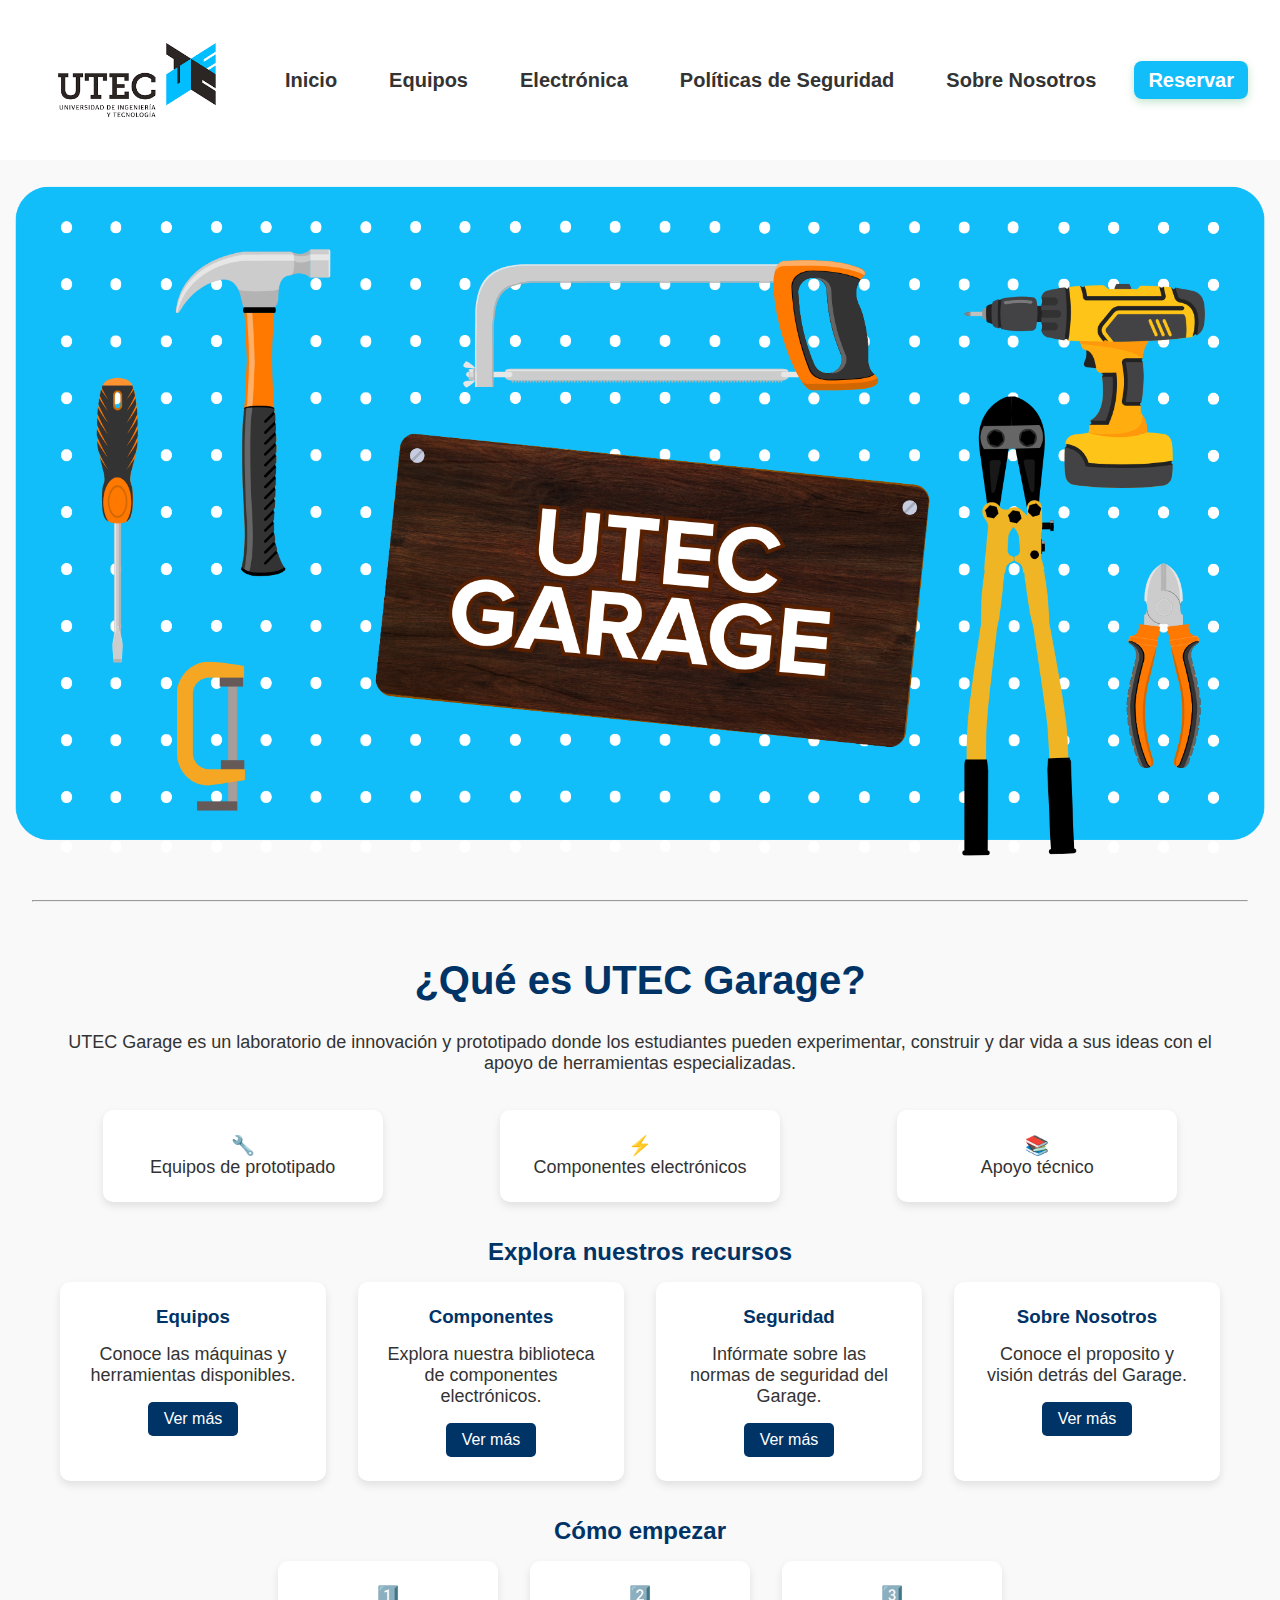
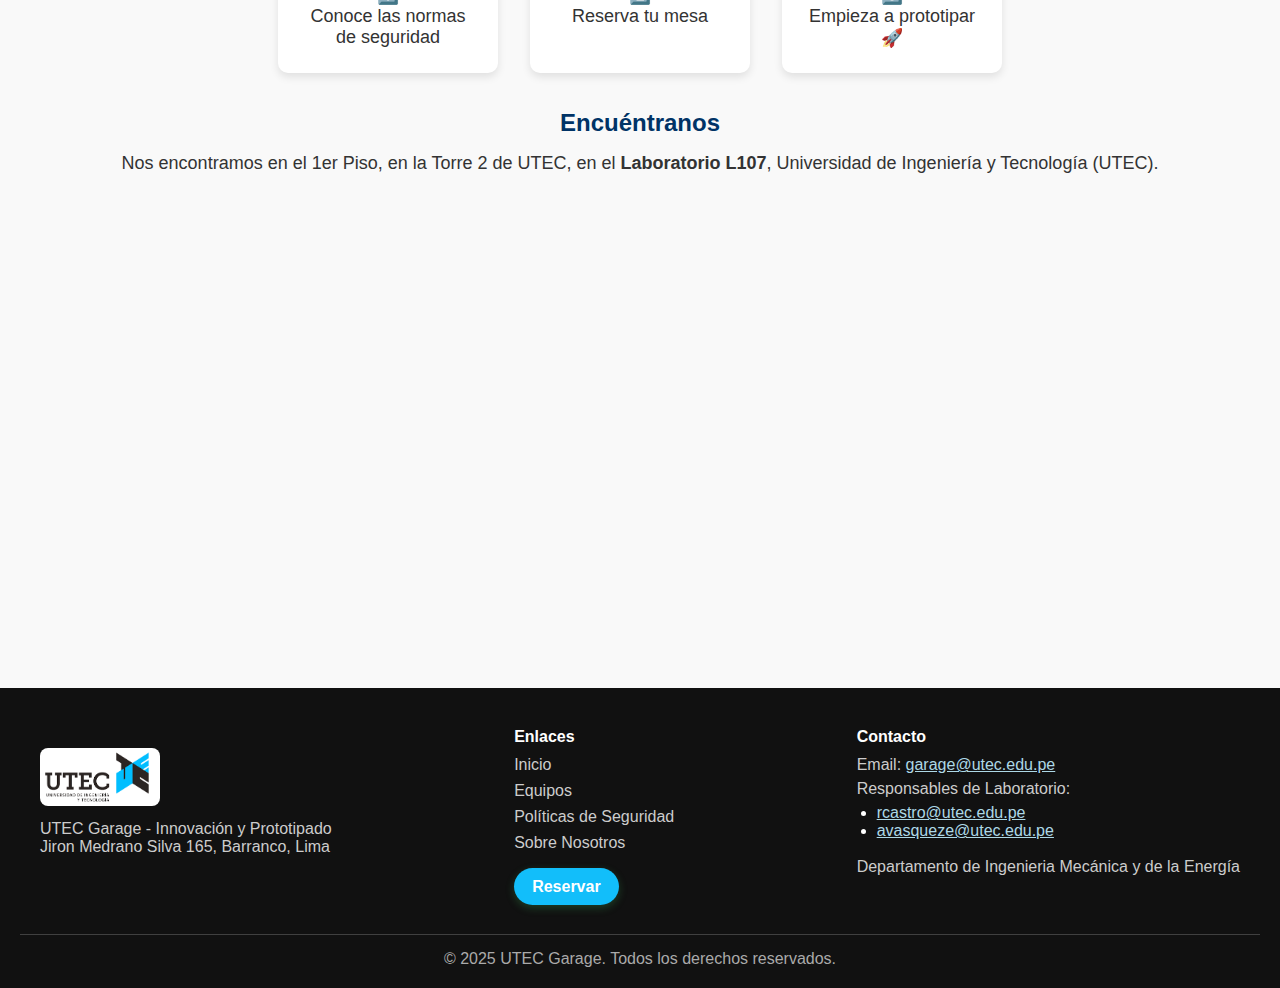
<file: index.html>
<!DOCTYPE html>
<html lang="es">

<head>
    <meta charset="UTF-8">
    <meta name="viewport" content="width=device-width, initial-scale=1.0">
    <title>UTEC Garage</title>
    <link rel="stylesheet" href="styles.css">
</head>

<body>
    <header>
        <nav class="navbar">
            <img src="images/logoUTEC.png" alt="Logo UTEC" class="logo">

            <button class="menu-toggle" aria-label="Abrir menú">☰</button>

            <ul class="nav-links">
                <li><a href="index.html">Inicio</a></li>
                <li><a href="equipos.html">Equipos</a></li>
                <li><a href="electronica.html">Electrónica</a></li>
                <li><a href="seguridad.html">Políticas de Seguridad</a></li>
                <li><a href="nosotros.html">Sobre Nosotros</a></li>
                <li><a href="https://affluences.com/en/sites/makerspaces-utec" class="btn-reservar">Reservar</a></li>
            </ul>
        </nav>

    </header>

    <!-- Aquí empieza el contenido principal -->
    <img src="images/Main Garage.png" alt="Garage principal" class="main-img">
    <!--<p style="font-size: 28px; text-align: center;"><i>El espacio para crear, prototipar y transformar tus ideas en proyectos reales.</i></p>
    <br><br>-->
    <hr style="width: 95%; margin: auto;">
    <br><br>

    <main class="index-container">
        <!-- ¿Qué es UTEC Garage? -->

        <h1>¿Qué es UTEC Garage?</h1><br>
        <p>
            UTEC Garage es un laboratorio de innovación y prototipado donde los estudiantes pueden
            experimentar, construir y dar vida a sus ideas con el apoyo de herramientas especializadas.
        </p><br><br>
        <div class="icon-cards">
            <div class="icon-card">
                🔧 <p>Equipos de prototipado</p>
            </div>
            <div class="icon-card">⚡ <p>Componentes electrónicos</p>
            </div>
            <div class="icon-card">📚 <p>Apoyo técnico</p>
            </div>
        </div>

        <!-- Explora nuestros recursos -->
        <br><br>
        <h2>Explora nuestros recursos</h2>
        <div class="resource-cards">
            <div class="resource-card">
                <h3>Equipos</h3>
                <p>Conoce las máquinas y herramientas disponibles.</p>
                <a href="equipos.html" class="btn-secondary">Ver más</a>
            </div>
            <div class="resource-card">
                <h3>Componentes</h3>
                <p>Explora nuestra biblioteca de componentes electrónicos.</p>
                <a href="electronica.html" class="btn-secondary">Ver más</a>
            </div>
            <div class="resource-card">
                <h3>Seguridad</h3>
                <p>Infórmate sobre las normas de seguridad del Garage.</p>
                <a href="seguridad.html" class="btn-secondary">Ver más</a>
            </div>
            <div class="resource-card">
                <h3>Sobre Nosotros</h3>
                <p>Conoce el proposito y visión detrás del Garage.</p>
                <a href="nosotros.html" class="btn-secondary">Ver más</a>
            </div>
        </div>

        <br><br>
        <h2>Cómo empezar</h2>
        <div class="steps-container">
            <div class="step">1️⃣ <p>Conoce las normas de seguridad</p>
            </div>
            <div class="step">2️⃣ <p>Reserva tu mesa</p>
            </div>
            <div class="step">3️⃣ <p>Empieza a prototipar 🚀</p>
            </div>
        </div>
        </section>

        <!-- Encuéntranos -->
        <br><br>
        <h2>Encuéntranos</h2>
        <p>Nos encontramos en el 1er Piso, en la Torre 2 de UTEC, en el <strong>Laboratorio L107</strong>,
            Universidad de Ingeniería y Tecnología (UTEC).</p>
        <div class="index-container">
            <!-- Google Maps Embed -->
            <iframe
                src="https://www.google.com/maps/embed?pb=!1m14!1m12!1m3!1d487.5839293712685!2d-77.0210461951799!3d-12.134618636674974!2m3!1f0!2f0!3f0!3m2!1i1024!2i768!4f13.1!5e0!3m2!1ses-419!2spe!4v1757613501765!5m2!1ses-419!2spe"
                width="100%" height="400" style="border:0;" allowfullscreen="" loading="lazy">
            </iframe>
        </div>

    </main>

    <!-- Footer -->
    <footer class="footer">
        <div class="footer-container">
            <div class="footer-logo">
                <img src="images/logoUTEC.png" alt="Logo UTEC">
                <p>UTEC Garage - Innovación y Prototipado</p>
                <p>Jiron Medrano Silva 165, Barranco, Lima</p>
            </div>

            <div class="footer-links">
                <h4>Enlaces</h4>
                <ul>
                    <li><a href="index.html">Inicio</a></li>
                    <li><a href="equipos.html">Equipos</a></li>
                    <li><a href="seguridad.html">Políticas de Seguridad</a></li>
                    <li><a href="nosotros.html">Sobre Nosotros</a></li><br>
                    <li><a href="https://affluences.com/en/sites/makerspaces-utec" class="btn-reservar">Reservar</a>
                    </li>
                </ul>
            </div>

            <div class="footer-contact">
                <h4>Contacto</h4>
                <p>Email: <a href="mailto:utecgarage@utec.edu.pe" style="color: lightblue;">garage@utec.edu.pe</a>
                </p>
                <p>Responsables de Laboratorio: </p>
                <ul style="padding-left: 20px;">
                    <li><a href="mailto:rcastro@utec.edu.pe" style="color: lightblue;">rcastro@utec.edu.pe</a></li>
                    <li><a href="mailto:avasqueze@utec.edu.pe" style="color: lightblue;">avasqueze@utec.edu.pe</a>
                    </li>
                </ul><br>
                <p> Departamento de Ingenieria Mecánica y de la Energía </p>

            </div>
        </div>

        <div class="footer-bottom">
            <p>© 2025 UTEC Garage. Todos los derechos reservados.</p>
        </div>
    </footer>
    <script src="script.js"></script>
</body>

</html>
</file>
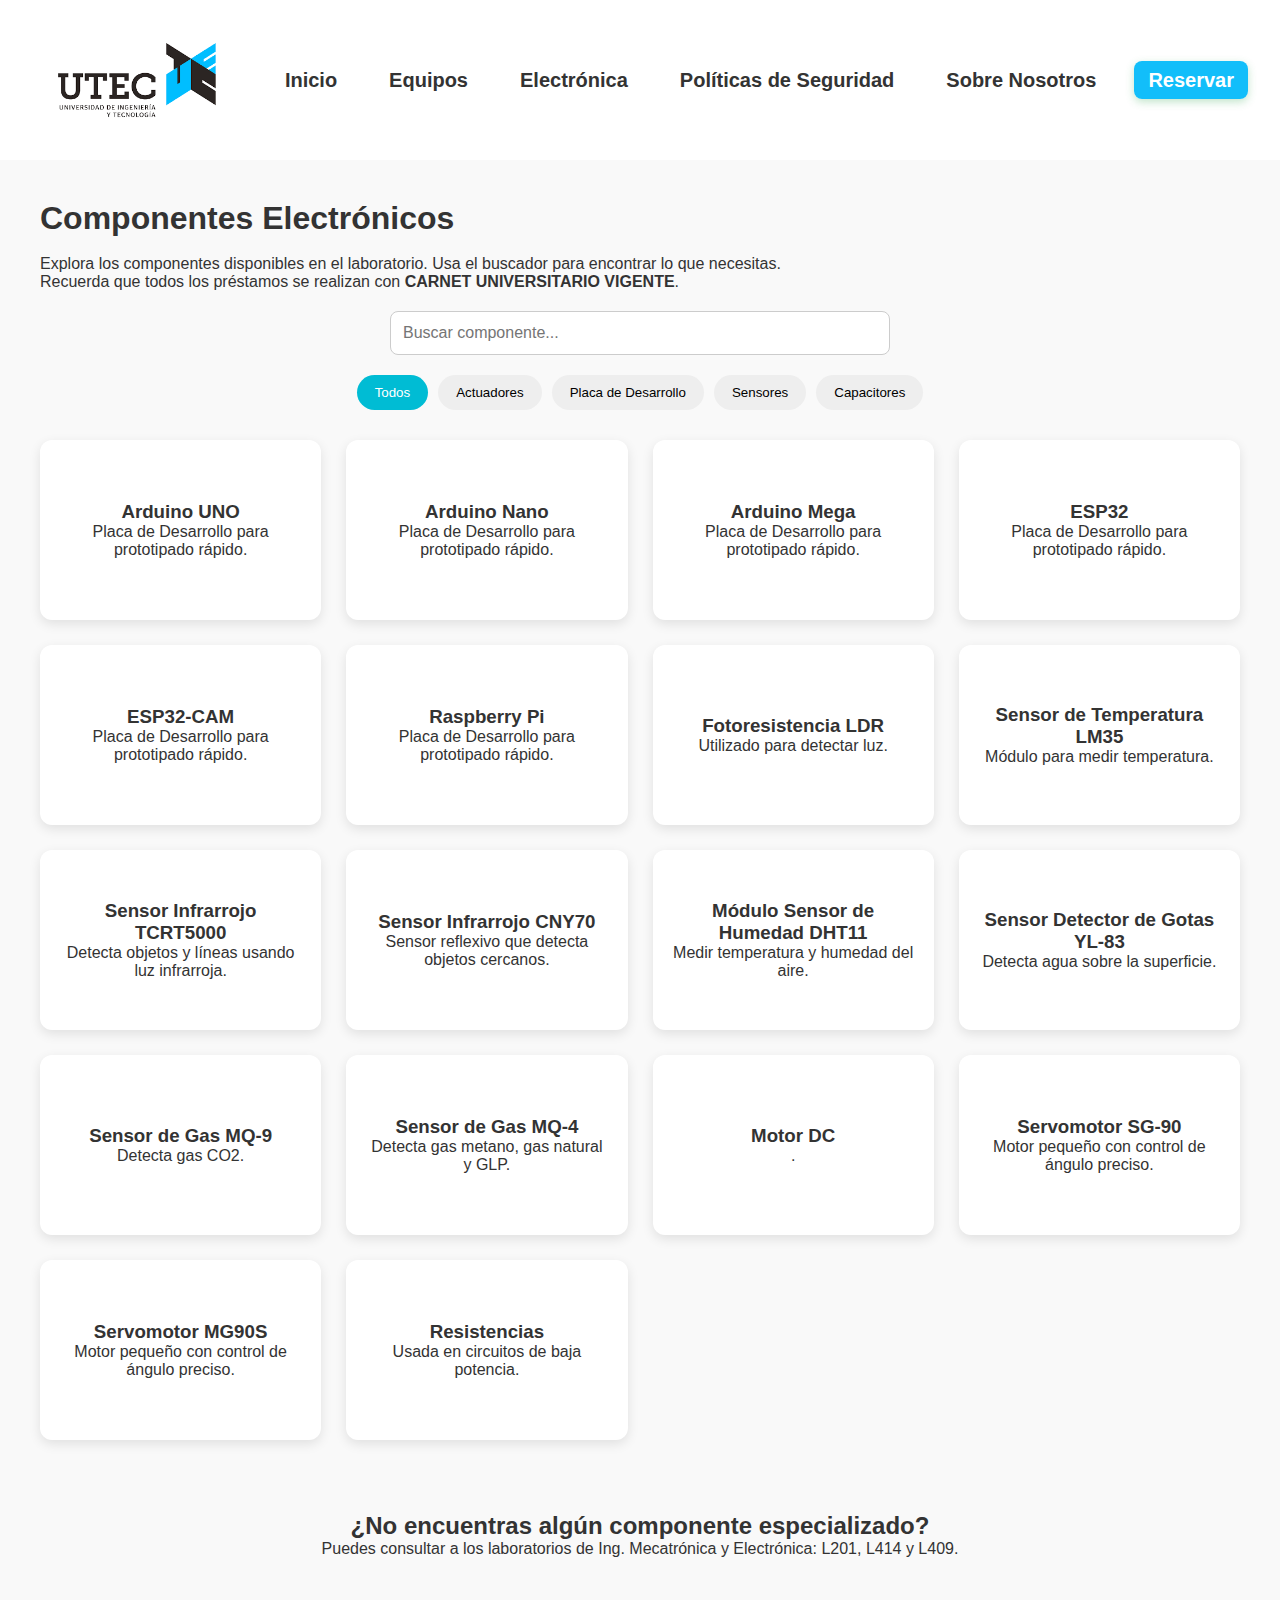
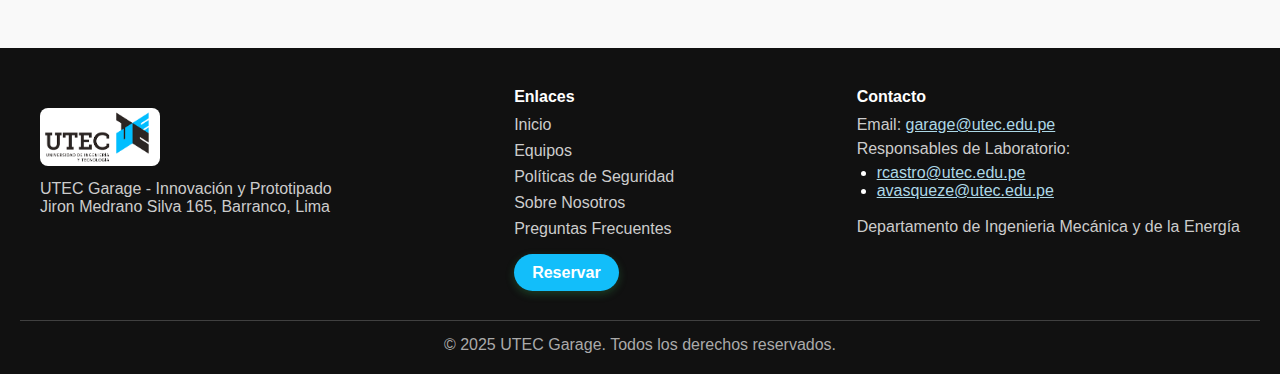
<file: electronica.html>
<!DOCTYPE html>
<html lang="es">

<head>
    <meta charset="UTF-8">
    <meta name="viewport" content="width=device-width, initial-scale=1.0">
    <title>UTEC Garage</title>
    <link rel="stylesheet" href="styles.css">
</head>

<body>
    <header>
        <nav class="navbar">
            <img src="images/logoUTEC.png" alt="Logo UTEC" class="logo">

            <button class="menu-toggle" aria-label="Abrir menú">☰</button>

            <ul class="nav-links">
                <li><a href="index.html">Inicio</a></li>
                <li><a href="equipos.html">Equipos</a></li>
                <li><a href="electronica.html">Electrónica</a></li>
                <li><a href="seguridad.html">Políticas de Seguridad</a></li>
                <li><a href="nosotros.html">Sobre Nosotros</a></li>
                <li><a href="https://affluences.com/en/sites/makerspaces-utec" class="btn-reservar">Reservar</a></li>
            </ul>
        </nav>

    </header>

    <main class="content">
        <h1>Componentes Electrónicos</h1><br>
        <p>Explora los componentes disponibles en el laboratorio. Usa el buscador para encontrar lo que necesitas.</p>
        <p>Recuerda que todos los préstamos se realizan con <strong>CARNET UNIVERSITARIO VIGENTE</strong>. </p>

        <!-- Buscador -->
        <div class="search-bar">
            <input id="searchInput" type="text" placeholder="Buscar componente...">
        </div>
        <!-- Categorías -->
        <div class="categorias">
            <button data-category="all" class="categoria-btn active">Todos</button>
            <button data-category="actuadores" class="categoria-btn">Actuadores</button>
            <button data-category="Placa de Desarrollo" class="categoria-btn">Placa de Desarrollo</button>
            <button data-category="sensores" class="categoria-btn">Sensores</button>
            <button data-category="capacitores" class="categoria-btn">Capacitores</button>

        </div>

        <!-- Grid de Componentes -->
        <section class="componentes-grid">
            <div class="componente-card" data-category="Placa de Desarrollo">
                <h3>Arduino UNO</h3>
                <p>Placa de Desarrollo para prototipado rápido.</p>
            </div>

            <div class="componente-card" data-category="Placa de Desarrollo">
                <h3>Arduino Nano</h3>
                <p>Placa de Desarrollo para prototipado rápido.</p>
            </div>
            <div class="componente-card" data-category="Placa de Desarrollo">
                <h3>Arduino Mega</h3>
                <p>Placa de Desarrollo para prototipado rápido.</p>
            </div>
            <div class="componente-card" data-category="Placa de Desarrollo">
                <h3>ESP32</h3>
                <p>Placa de Desarrollo para prototipado rápido.</p>
            </div>
            <div class="componente-card" data-category="Placa de Desarrollo">
                <h3>ESP32-CAM</h3>
                <p>Placa de Desarrollo para prototipado rápido.</p>
            </div>

            <div class="componente-card" data-category="Placa de Desarrollo">
                <h3>Raspberry Pi</h3>
                <p>Placa de Desarrollo para prototipado rápido.</p>
            </div>

            <!------ SENSORES ------ -->
            <div class="componente-card" data-category="Sensores">
                <h3>Fotoresistencia LDR</h3>
                <p>Utilizado para detectar luz.</p>
            </div>
            <div class="componente-card" data-category="Sensores">
                <h3>Sensor de Temperatura LM35</h3>
                <p>Módulo para medir temperatura.</p>
            </div>
            <div class="componente-card" data-category="Sensores">
                <h3>Sensor Infrarrojo TCRT5000</h3>
                <p>Detecta objetos y líneas usando luz infrarroja.</p>
            </div>
            <div class="componente-card" data-category="Sensores">
                <h3>Sensor Infrarrojo CNY70</h3>
                <p>Sensor reflexivo que detecta objetos cercanos.</p>
            </div>
            <div class="componente-card" data-category="Sensores">
                <h3>Módulo Sensor de Humedad DHT11</h3>
                <p>Medir temperatura y humedad del aire.</p>
            </div>
            <div class="componente-card" data-category="Sensores">
                <h3>Sensor Detector de Gotas YL-83</h3>
                <p>Detecta agua sobre la superficie.</p>
            </div>
            <div class="componente-card" data-category="Sensores">
                <h3>Sensor de Gas MQ-9</h3>
                <p>Detecta gas CO2.</p>
            </div>
            <div class="componente-card" data-category="Sensores">
                <h3>Sensor de Gas MQ-4</h3>
                <p>Detecta gas metano, gas natural y GLP.</p>
            </div>

            <!------ ACTUADORES  ------ -->
            <div class="componente-card" data-category="Actuadores">
                <h3>Motor DC</h3>
                <p>.</p>
            </div>
            <div class="componente-card" data-category="Actuadores">
                <h3>Servomotor SG-90</h3>
                <p>Motor pequeño con control de ángulo preciso.</p>
            </div>
            <div class="componente-card" data-category="Actuadores">
                <h3>Servomotor MG90S</h3>
                <p>Motor pequeño con control de ángulo preciso.</p>
            </div>

            <!------ RESISTENCIAS ------ -->
            <div class="componente-card" data-category="">
                <h3>Resistencias</h3>
                <p>Usada en circuitos de baja potencia.</p>
            </div>
        </section>

        <br><br><br><br>
        <h2 style="text-align: center;">¿No encuentras algún componente especializado?</h2>
        <p style="text-align: center;">Puedes consultar a los laboratorios de Ing. Mecatrónica y Electrónica:
            L201, L414 y L409.</p>
    </main>

    <!-- Footer -->
    <footer class="footer">
        <div class="footer-container">
            <div class="footer-logo">
                <img src="images/logoUTEC.png" alt="Logo UTEC">
                <p>UTEC Garage - Innovación y Prototipado</p>
                <p>Jiron Medrano Silva 165, Barranco, Lima</p>
            </div>

            <div class="footer-links">
                <h4>Enlaces</h4>
                <ul>
                    <li><a href="index.html">Inicio</a></li>
                    <li><a href="equipos.html">Equipos</a></li>
                    <li><a href="seguridad.html">Políticas de Seguridad</a></li>
                    <li><a href="nosotros.html">Sobre Nosotros</a></li>
                    <li><a href="preguntas.html">Preguntas Frecuentes</a></li><br></li>
                    <li><a href="https://affluences.com/en/sites/makerspaces-utec" class="btn-reservar">Reservar</a>
                    </li>
                </ul>
            </div>

            <div class="footer-contact">
                <h4>Contacto</h4>
                <p>Email: <a href="mailto:utecgarage@utec.edu.pe" style="color: lightblue;">garage@utec.edu.pe</a></p>
                <p>Responsables de Laboratorio: </p>
                <ul style="padding-left: 20px;">
                    <li><a href="mailto:rcastro@utec.edu.pe" style="color: lightblue;">rcastro@utec.edu.pe</a></li>
                    <li><a href="mailto:avasqueze@utec.edu.pe" style="color: lightblue;">avasqueze@utec.edu.pe</a></li>
                </ul><br>
                <p> Departamento de Ingenieria Mecánica y de la Energía </p>

            </div>
        </div>

        <div class="footer-bottom">
            <p>© 2025 UTEC Garage. Todos los derechos reservados.</p>
        </div>
    </footer>
    <script src="script.js"></script>
</body>

</html>
</file>
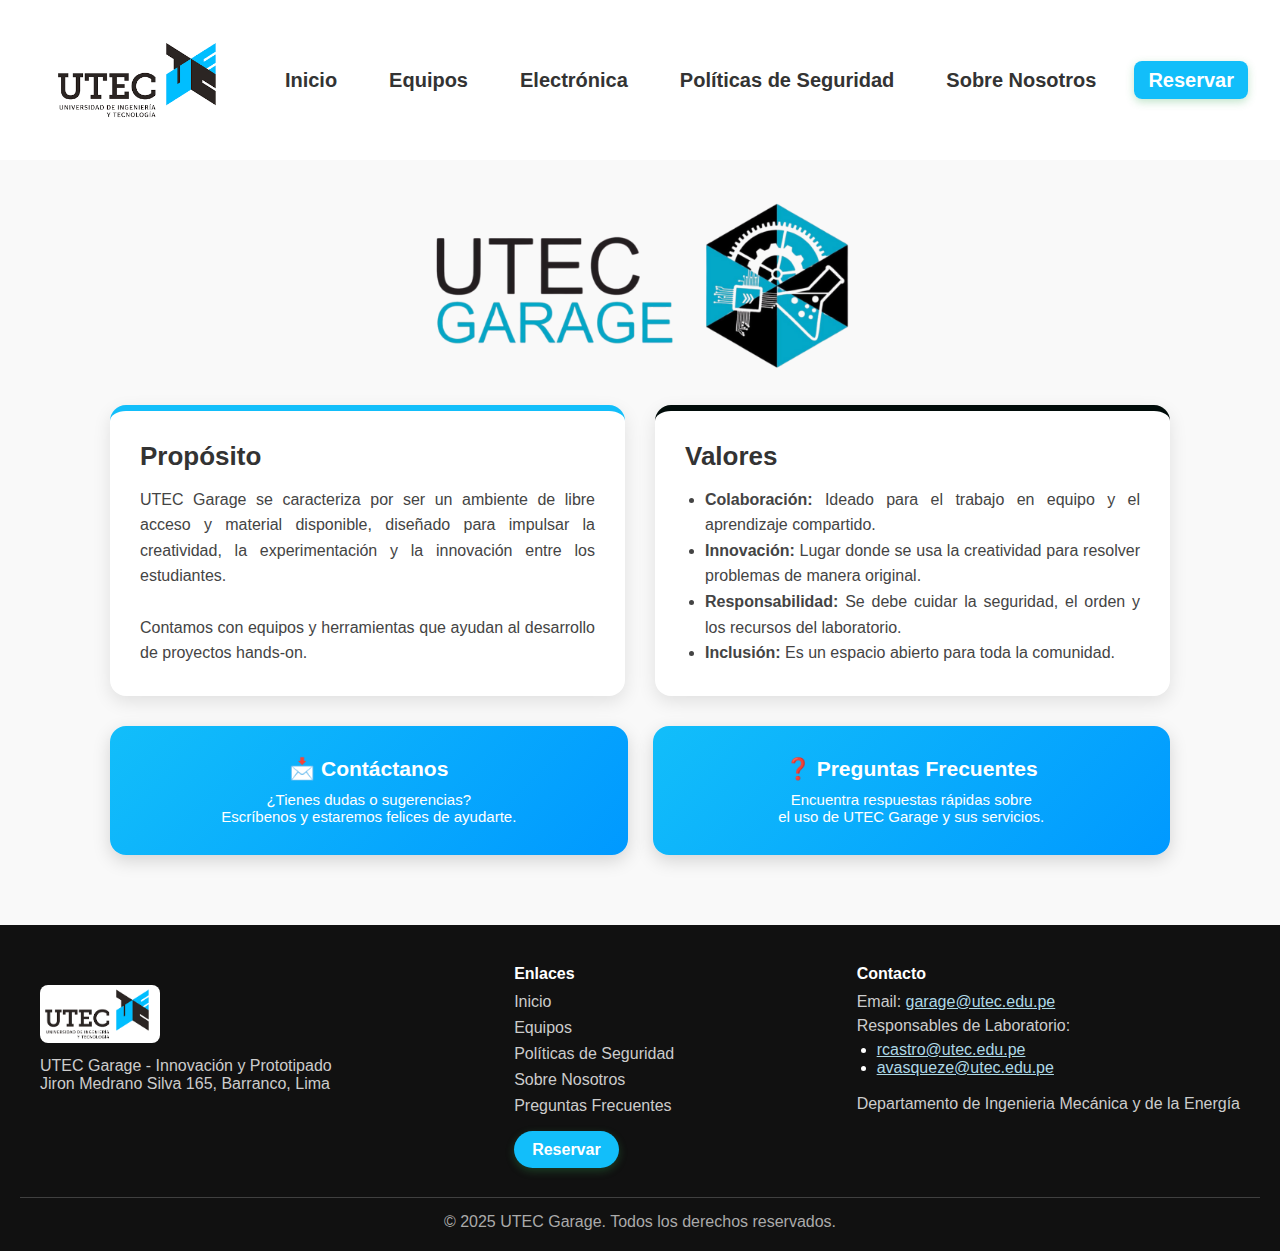
<file: nosotros.html>
<!DOCTYPE html>
<html lang="es">

<head>
    <meta charset="UTF-8">
    <meta name="viewport" content="width=device-width, initial-scale=1.0">
    <title>UTEC Garage</title>
    <link rel="stylesheet" href="styles.css">
</head>

<body>
    <header>
        <nav class="navbar">
            <img src="images/logoUTEC.png" alt="Logo UTEC" class="logo">

            <button class="menu-toggle" aria-label="Abrir menú">☰</button>

            <ul class="nav-links">
                <li><a href="index.html">Inicio</a></li>
                <li><a href="equipos.html">Equipos</a></li>
                <li><a href="electronica.html">Electrónica</a></li>
                <li><a href="seguridad.html">Políticas de Seguridad</a></li>
                <li><a href="nosotros.html">Sobre Nosotros</a></li>
                <li><a href="https://affluences.com/en/sites/makerspaces-utec" class="btn-reservar">Reservar</a></li>
            </ul>
        </nav>
    </header>

    <main class="about-container">
        <div style="display: flex; justify-content: center; padding-bottom: 15px;">
            <img src="images/logoGarageUTEC.png" alt="Logo Garage" class="logo-garage" style="width: 40%;"><br><br>
        </div>
        
        <!-- Sección en columnas -->
        <div class="about-columns">
          <section class="about-card proposito">
            <h2>Propósito</h2>
            <p style="text-align: justify;">UTEC Garage se caracteriza por ser un ambiente de libre acceso y material disponible, 
                diseñado para impulsar la creatividad, la experimentación y la innovación entre los estudiantes.
                 <br><br>
                 Contamos con equipos y herramientas que ayudan al desarrollo de proyectos hands-on.</p>
          </section>
    
          <section class="about-card valores">
            <h2>Valores</h2>
            <ul style="padding-left:20px;">
              <li><strong>Colaboración:</strong> Ideado para el trabajo en equipo y el aprendizaje compartido.</li>
              <li><strong>Innovación:</strong> Lugar donde se usa la creatividad para resolver problemas de manera original.</li>
              <li><strong>Responsabilidad:</strong> Se debe cuidar la seguridad, el orden y los recursos del laboratorio.</li>
              <li><strong>Inclusión:</strong> Es un espacio abierto para toda la comunidad.</li>
            </ul>
          </section>
        </div>
    
        <!-- Bloques finales -->
        <div class="about-actions">
            <a href="mailto:utecgarage@utec.edu.pe" class="action-card">
            <h3>📩 Contáctanos</h3>
            <p>¿Tienes dudas o sugerencias? <br>Escríbenos y estaremos felices de ayudarte.</p>
          </a>
    
          <a href="preguntas.html" class="action-card">
            <h3>❓ Preguntas Frecuentes</h3>
            <p>Encuentra respuestas rápidas sobre <br>el uso de UTEC Garage y sus servicios.</p>
          </a>
        </div>
      </main>

    <!-- Footer -->
    <footer class="footer">
        <div class="footer-container">
            <div class="footer-logo">
                <img src="images/logoUTEC.png" alt="Logo UTEC">
                <p>UTEC Garage - Innovación y Prototipado</p>
                <p>Jiron Medrano Silva 165, Barranco, Lima</p>
            </div>

            <div class="footer-links">
                <h4>Enlaces</h4>
                <ul>
                    <li><a href="index.html">Inicio</a></li>
                    <li><a href="equipos.html">Equipos</a></li>
                    <li><a href="seguridad.html">Políticas de Seguridad</a></li>
                    <li><a href="nosotros.html">Sobre Nosotros</a></li>
                    <li><a href="preguntas.html">Preguntas Frecuentes</a></li><br></li>
                    <li><a href="https://affluences.com/en/sites/makerspaces-utec" class="btn-reservar">Reservar</a>
                    </li>
                </ul>
            </div>

            <div class="footer-contact">
                <h4>Contacto</h4>
                <p>Email: <a href="mailto:utecgarage@utec.edu.pe" style="color: lightblue;">garage@utec.edu.pe</a></p>
                <p>Responsables de Laboratorio: </p>
                <ul style="padding-left: 20px;">
                    <li><a href="mailto:rcastro@utec.edu.pe" style="color: lightblue;">rcastro@utec.edu.pe</a></li>
                    <li><a href="mailto:avasqueze@utec.edu.pe" style="color: lightblue;">avasqueze@utec.edu.pe</a></li>
                </ul><br>
                <p> Departamento de Ingenieria Mecánica y de la Energía </p>

            </div>
        </div>

        <div class="footer-bottom">
            <p>© 2025 UTEC Garage. Todos los derechos reservados.</p>
        </div>
    </footer>
    <script src="script.js"></script>
</body>

</html>
</file>
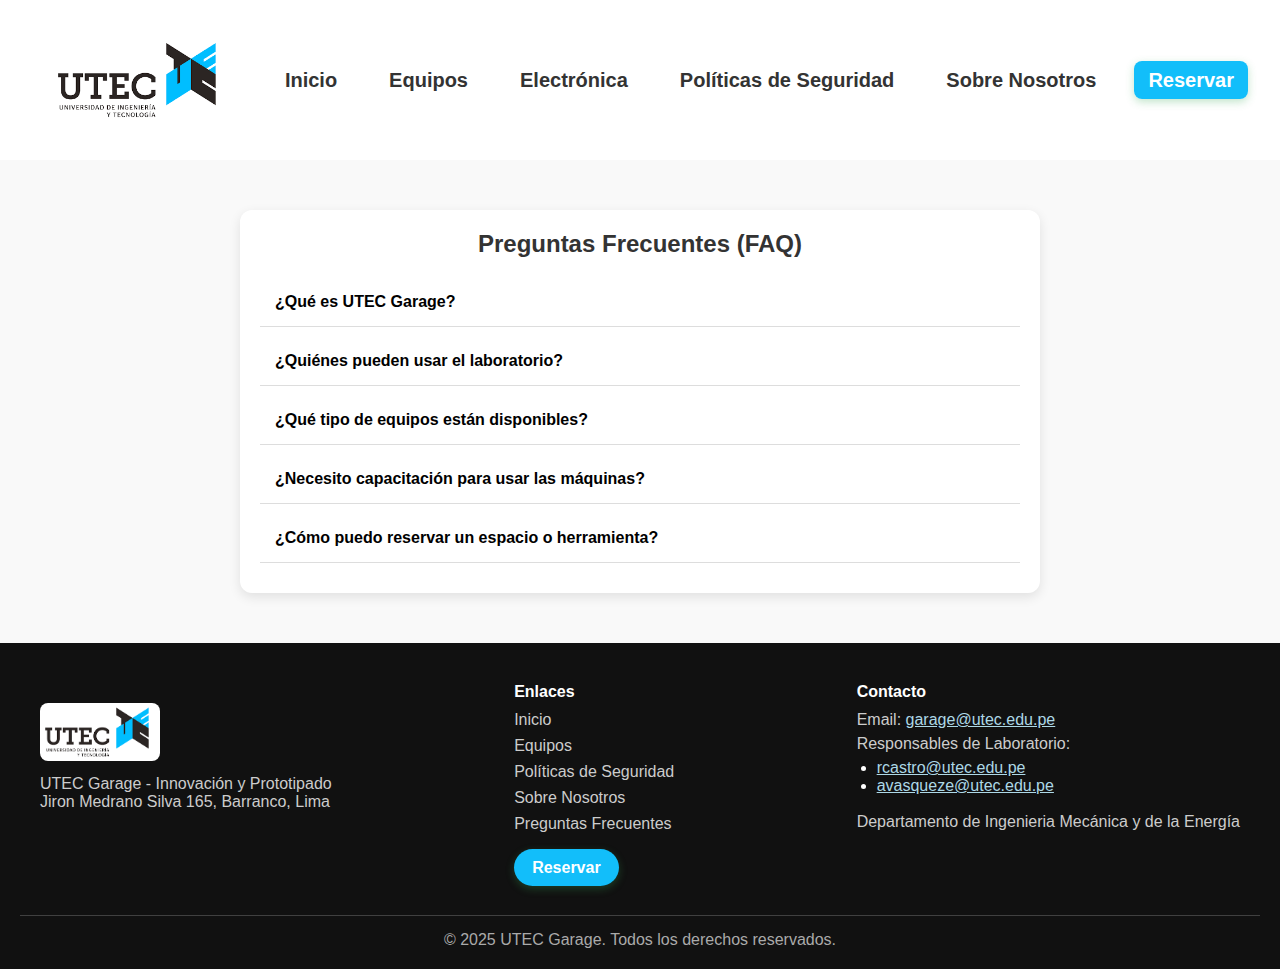
<file: preguntas.html>
<!DOCTYPE html>
<html lang="es">

<head>
    <meta charset="UTF-8">
    <meta name="viewport" content="width=device-width, initial-scale=1.0">
    <title>UTEC Garage</title>
    <link rel="stylesheet" href="styles.css">

</head>

<body>
    <header>
        <nav class="navbar">
            <img src="images/logoUTEC.png" alt="Logo UTEC" class="logo">

            <ul class="nav-links">
                <li><a href="index.html">Inicio</a></li>
                <li><a href="equipos.html">Equipos</a></li>
                <li><a href="electronica.html">Electrónica</a></li>
                <li><a href="seguridad.html">Políticas de Seguridad</a></li>
                <li><a href="nosotros.html">Sobre Nosotros</a></li>
                <li><a href="https://affluences.com/en/sites/makerspaces-utec" class="btn-reservar">Reservar</a></li>
            </ul>
        </nav>
    </header>

    <section class="faq">
        <h2>Preguntas Frecuentes (FAQ)</h2>
        
        <div class="faq-item">
          <button class="faq-question">¿Qué es UTEC Garage?</button>
          <div class="faq-answer">
            <p>UTEC Garage es el laboratorio de prototipado y manufactura de la Universidad de Ingeniería y Tecnología (UTEC), donde los estudiantes pueden diseñar, fabricar y probar sus proyectos innovadores.</p>
          </div>
        </div>
      
        <div class="faq-item">
          <button class="faq-question">¿Quiénes pueden usar el laboratorio?</button>
          <div class="faq-answer">
            <p>El laboratorio está abierto principalmente para estudiantes y docentes de UTEC, aunque también se realizan actividades de vinculación con colegios, empresas y la comunidad.</p>
          </div>
        </div>
      
        <div class="faq-item">
          <button class="faq-question">¿Qué tipo de equipos están disponibles?</button>
          <div class="faq-answer">
            <p>Contamos con impresoras 3D, cortadoras láser, estaciones de soldadura, herramientas manuales, equipos de electrónica, y más recursos para apoyar proyectos multidisciplinarios.</p>
          </div>
        </div>
      
        <div class="faq-item">
          <button class="faq-question">¿Necesito capacitación para usar las máquinas?</button>
          <div class="faq-answer">
            <p>Sí. Para garantizar la seguridad, es obligatorio recibir una inducción antes de usar ciertas máquinas y herramientas especializadas.</p>
          </div>
        </div>
      
        <div class="faq-item">
          <button class="faq-question">¿Cómo puedo reservar un espacio o herramienta?</button>
          <div class="faq-answer">
            <p>Las reservas se realizan a través de la plataforma interna de UTEC. También puedes consultar al encargado del laboratorio para recibir apoyo con el proceso.</p>
          </div>
        </div>
      </section>
      

    <!-- Footer -->
    <footer class="footer">
        <div class="footer-container">
            <div class="footer-logo">
                <img src="images/logoUTEC.png" alt="Logo UTEC">
                <p>UTEC Garage - Innovación y Prototipado</p>
                <p>Jiron Medrano Silva 165, Barranco, Lima</p>
            </div>

            <div class="footer-links">
                <h4>Enlaces</h4>
                <ul>
                    <li><a href="index.html">Inicio</a></li>
                    <li><a href="equipos.html">Equipos</a></li>
                    <li><a href="seguridad.html">Políticas de Seguridad</a></li>
                    <li><a href="nosotros.html">Sobre Nosotros</a></li>
                    <li><a href="preguntas.html">Preguntas Frecuentes</a></li><br></li>
                    <li><a href="https://affluences.com/en/sites/makerspaces-utec" class="btn-reservar">Reservar</a>
                    </li>
                </ul>
            </div>

            <div class="footer-contact">
                <h4>Contacto</h4>
                <p>Email: <a href="mailto:utecgarage@utec.edu.pe" style="color: lightblue;">garage@utec.edu.pe</a></p>
                <p>Responsables de Laboratorio: </p>
                <ul style="padding-left: 20px;">
                    <li><a href="mailto:rcastro@utec.edu.pe" style="color: lightblue;">rcastro@utec.edu.pe</a></li>
                    <li><a href="mailto:avasqueze@utec.edu.pe" style="color: lightblue;">avasqueze@utec.edu.pe</a></li>
                </ul><br>
                <p> Departamento de Ingenieria Mecánica y de la Energía </p>

            </div>
        </div>

        <div class="footer-bottom">
            <p>© 2025 UTEC Garage. Todos los derechos reservados.</p>
        </div>
    </footer>
    <script src="script.js"></script>

</body>
</file>
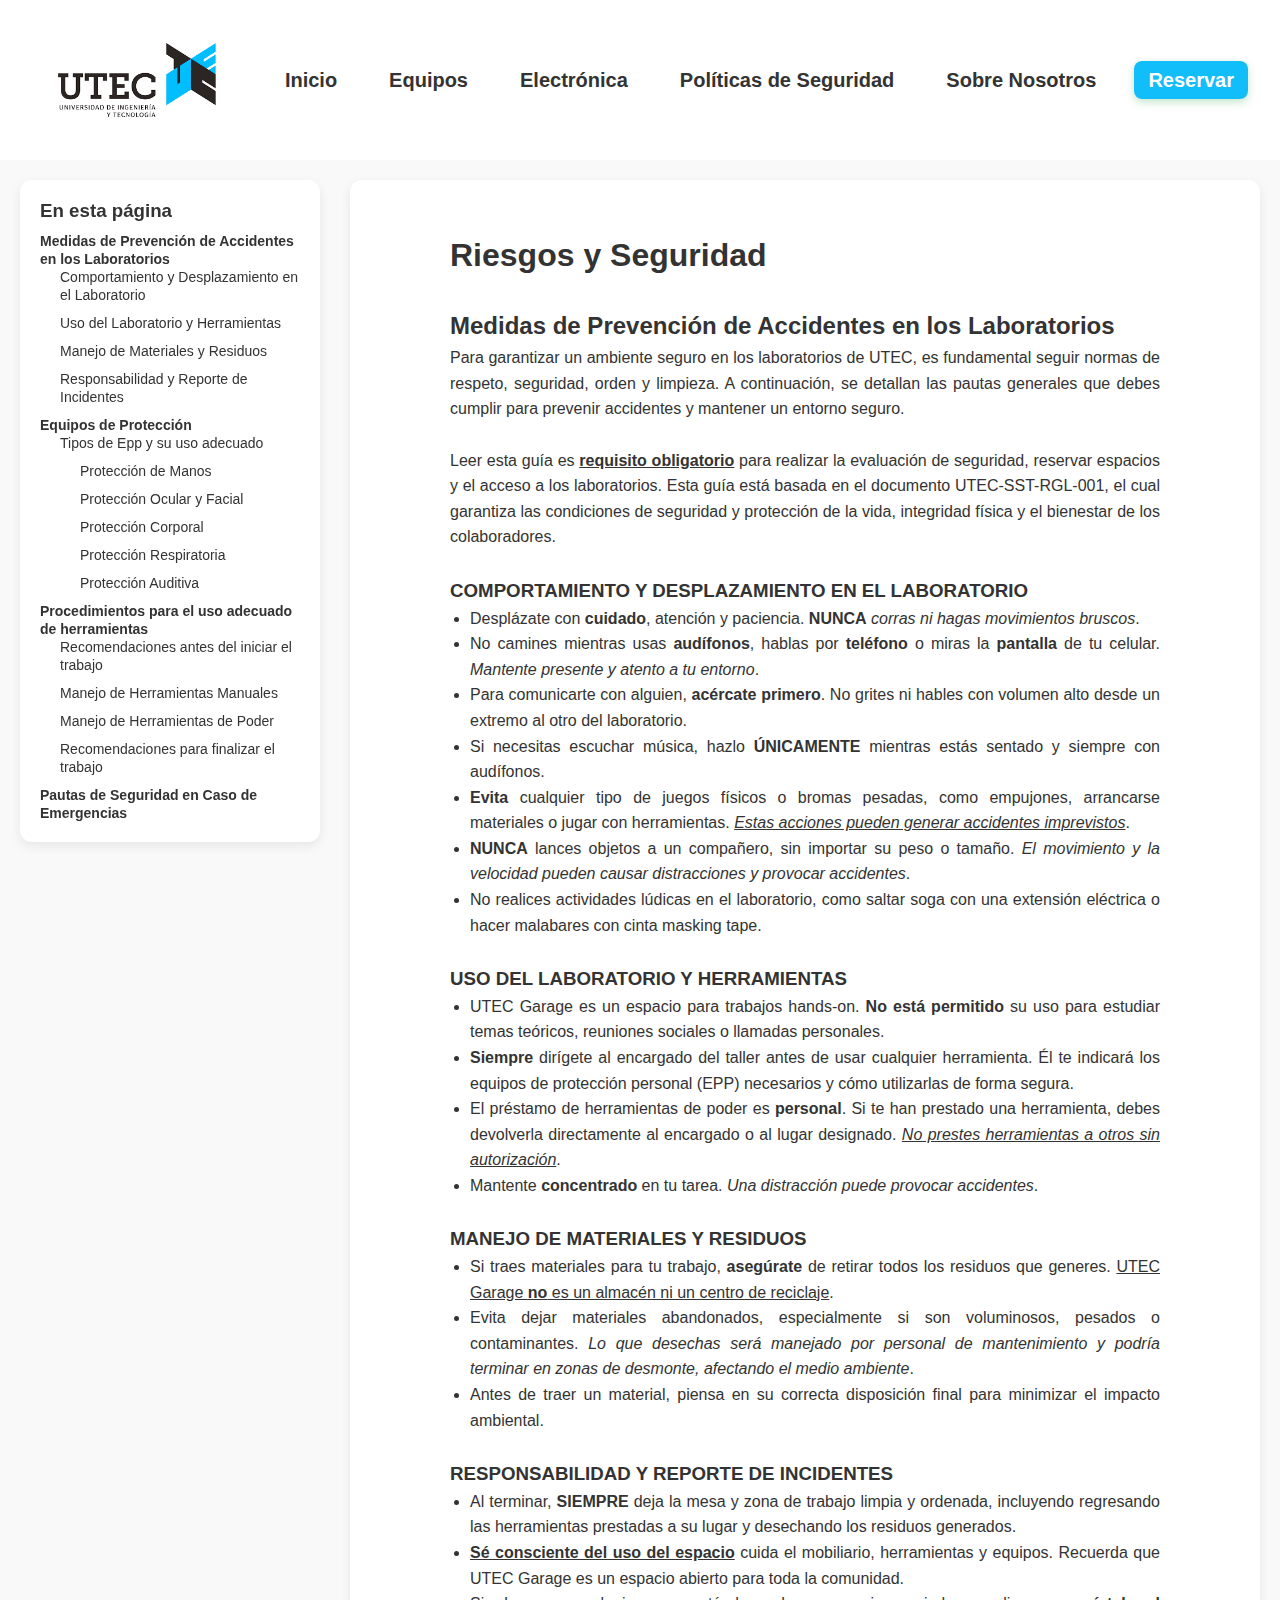
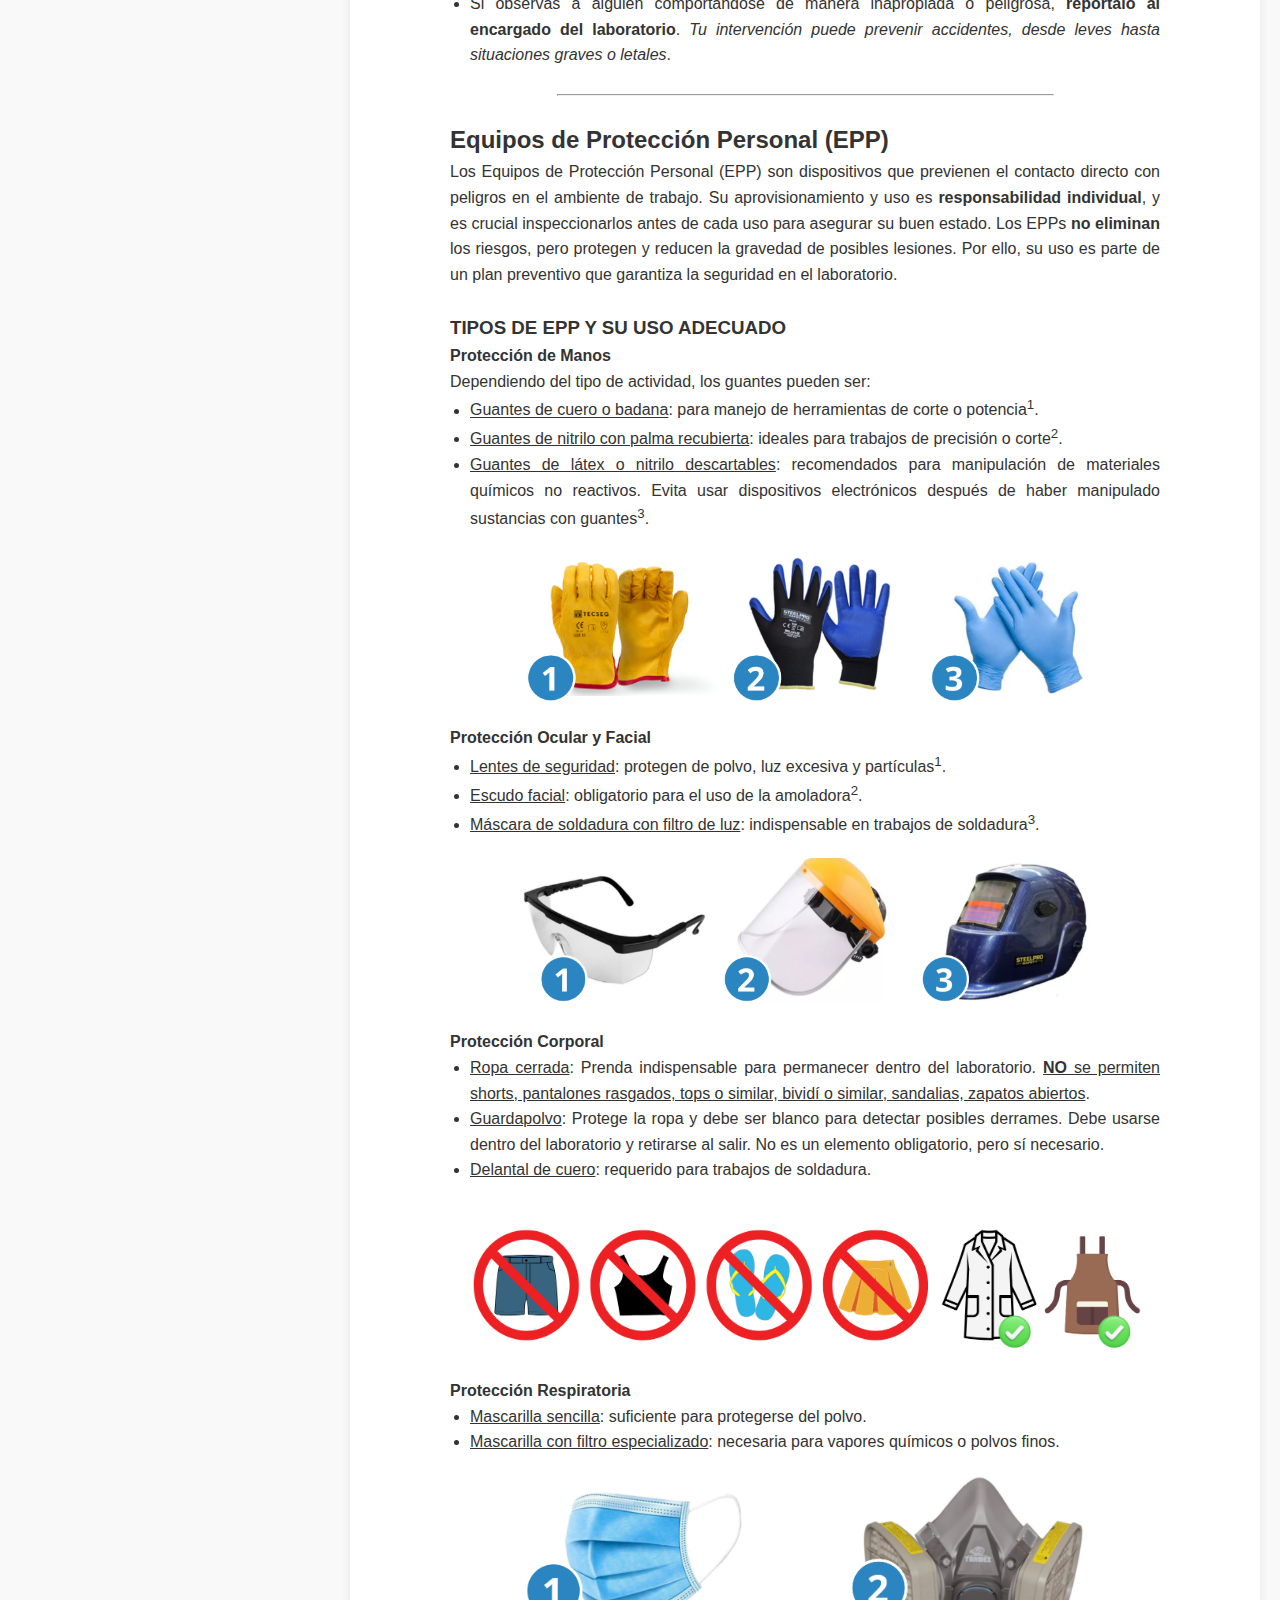
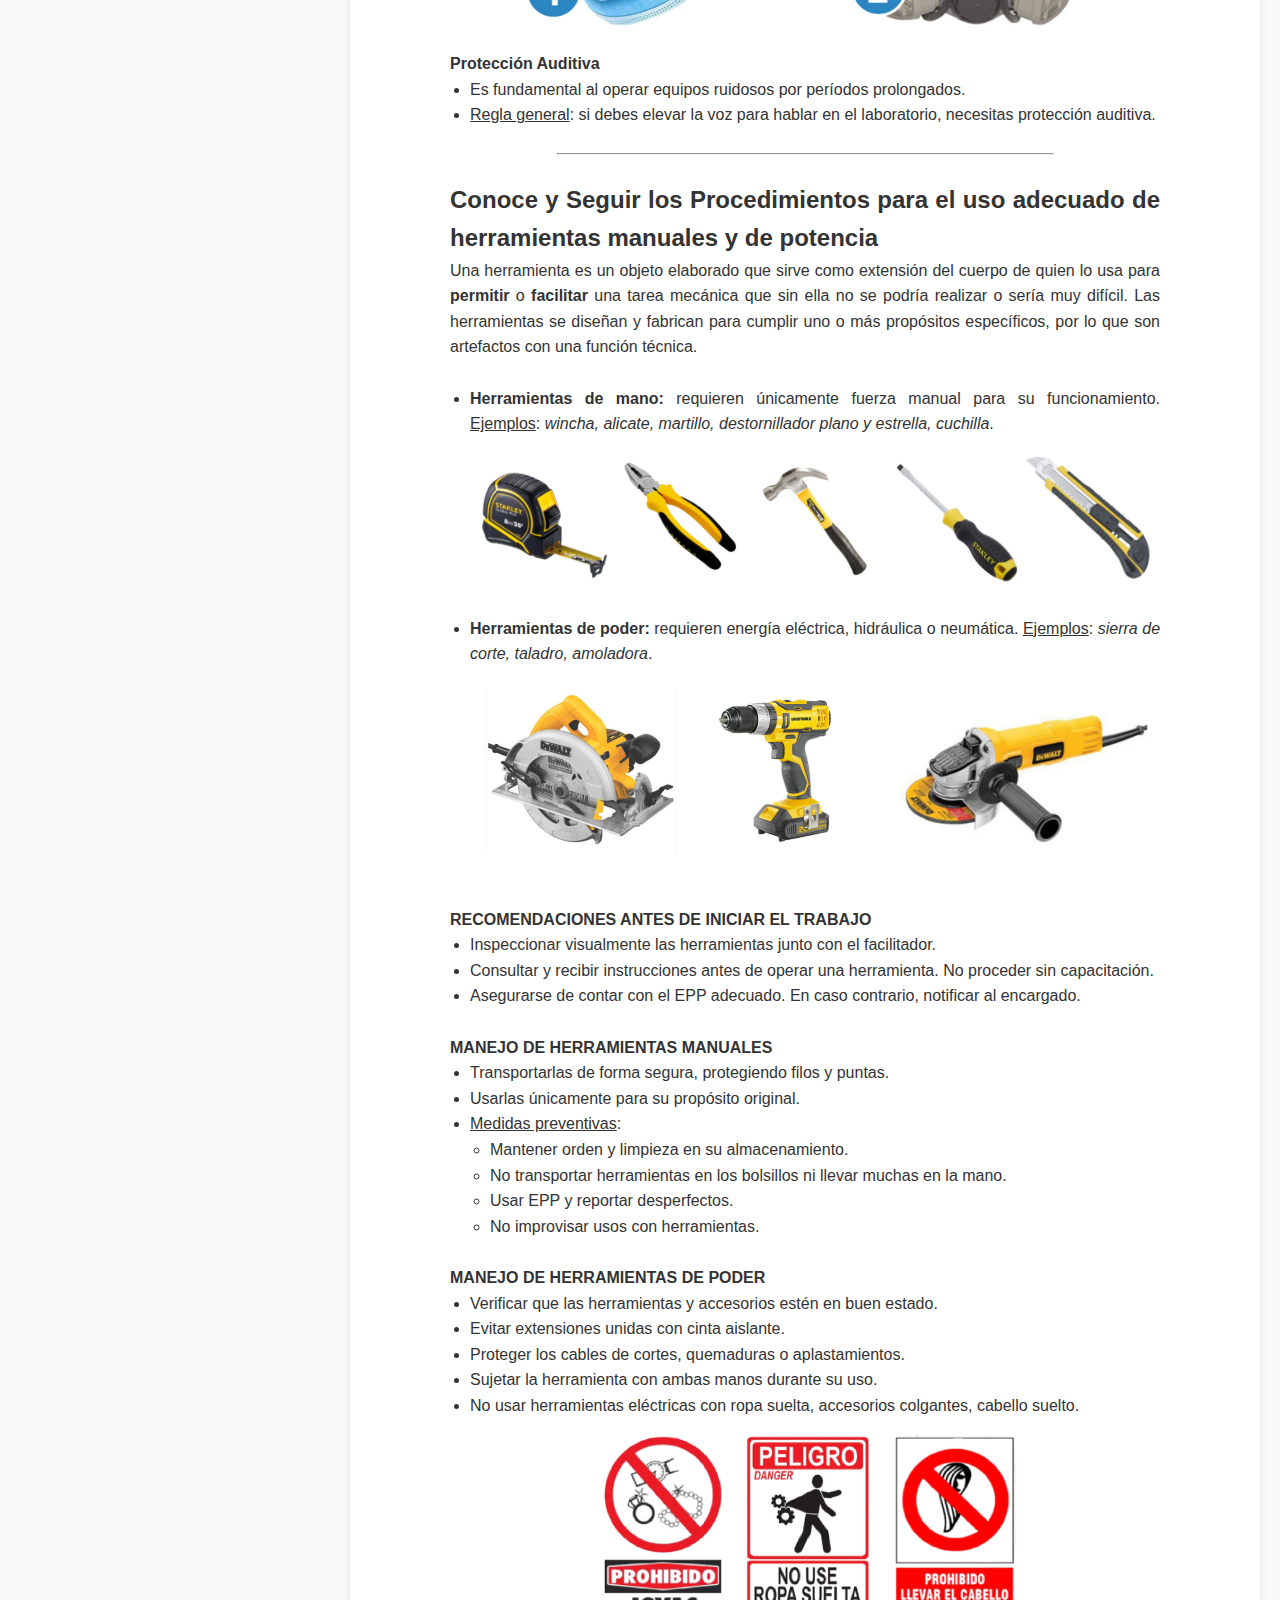
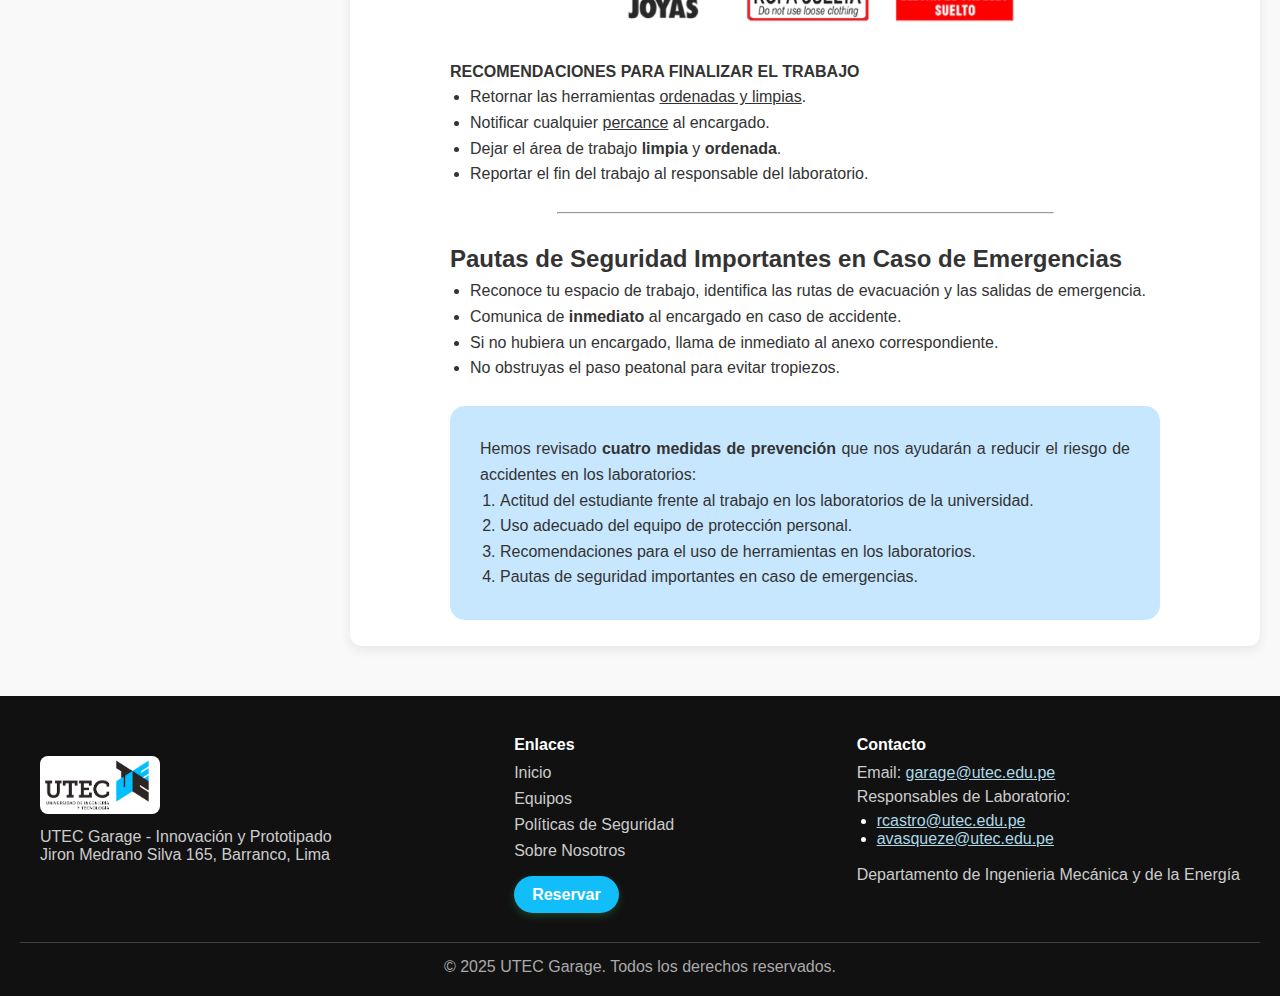
<file: seguridad.html>
<!DOCTYPE html>
<html lang="es">

<head>
    <meta charset="UTF-8">
    <meta name="viewport" content="width=device-width, initial-scale=1.0">
    <title>UTEC Garage</title>
    <link rel="stylesheet" href="styles.css">
</head>

<body>
    <header>
        <nav class="navbar">
            <img src="images/logoUTEC.png" alt="Logo UTEC" class="logo">

            <button class="menu-toggle" aria-label="Abrir menú">☰</button>

            <ul class="nav-links">
                <li><a href="index.html">Inicio</a></li>
                <li><a href="equipos.html">Equipos</a></li>
                <li><a href="electronica.html">Electrónica</a></li>
                <li><a href="seguridad.html">Políticas de Seguridad</a></li>
                <li><a href="nosotros.html">Sobre Nosotros</a></li>
                <li><a href="https://affluences.com/en/sites/makerspaces-utec" class="btn-reservar">Reservar</a></li>
            </ul>
        </nav>
    </header>

    <!-- 🔹 Contenedor flexible para sidebar + contenido -->
    <div class="page-layout">
        <aside class="sidebar">
            <h3 style="padding-bottom: 10px;">En esta página</h3>
            <strong><a href="#intro">Medidas de Prevención de Accidentes en los Laboratorios</a></strong>
            <ul style="padding-left: 20px;">
                <li><a href="#section1">Comportamiento y Desplazamiento en el Laboratorio</a></li>
                <li><a href="#section2">Uso del Laboratorio y Herramientas</a></li>
                <li><a href="#section3">Manejo de Materiales y Residuos</a></li>
                <li><a href="#section4">Responsabilidad y Reporte de Incidentes</a></li>
            </ul>
            <strong><a href="#section5">Equipos de Protección</a></strong>
            <ul style="padding-left: 20px;">
                <li><a href="#section6">Tipos de Epp y su uso adecuado</a></li>
                <ul style="padding-left: 20px;">
                    <li><a href="#sub1">Protección de Manos</a></li>
                    <li><a href="#sub2">Protección Ocular y Facial</a></li>
                    <li><a href="#sub3">Protección Corporal</a></li>
                    <li><a href="#sub4">Protección Respiratoria</a></li>
                    <li><a href="#sub5">Protección Auditiva</a></li>
                </ul>
                </li>
            </ul>
            <strong><a href="#section7">Procedimientos para el uso adecuado de herramientas</a></strong>
            <ul style="padding-left: 20px;">
                <li><a href="#sub6">Recomendaciones antes del iniciar el trabajo</a></li>
                <li><a href="#sub7">Manejo de Herramientas Manuales</a></li>
                <li><a href="#sub8">Manejo de Herramientas de Poder</a></li>
                <li><a href="#sub9">Recomendaciones para finalizar el trabajo</a></li>
            </ul>

            <strong><a href="#section8">Pautas de Seguridad en Caso de Emergencias</a></strong>

        </aside>

        <!-- Contenido principal -->
        <main class="contentSeguridad">

            <h1>Riesgos y Seguridad</h1><br>
            <h2 id="intro">Medidas de Prevención de Accidentes en los Laboratorios</h2>

            <p>Para garantizar un ambiente seguro en los laboratorios de UTEC, es
                fundamental seguir normas de respeto, seguridad, orden y limpieza.
                A continuación, se detallan las pautas generales que debes cumplir
                para prevenir accidentes y mantener un entorno seguro. <br><br>
                Leer esta guía es <strong><u>requisito obligatorio</u></strong> para realizar la evaluación de
                seguridad, reservar espacios y el acceso a los laboratorios. Esta guía
                está basada en el documento UTEC-SST-RGL-001, el cual garantiza
                las condiciones de seguridad y protección de la vida, integridad física y el bienestar
                de los colaboradores.</p><br>
            <h3 id="section1">COMPORTAMIENTO Y DESPLAZAMIENTO EN EL LABORATORIO</h3>
            <ul style="padding-left:20px">
                <li> Desplázate con <strong>cuidado</strong>, atención y paciencia. <strong>NUNCA</strong> <i>corras ni
                        hagas movimientos bruscos</i>.</li>
                <li>No camines mientras usas <strong>audífonos</strong>, hablas por <strong>teléfono</strong> o miras
                    la <strong>pantalla</strong> de tu celular. <i>Mantente presente y atento a tu entorno</i>.</li>
                <li>Para comunicarte con alguien, <strong>acércate primero</strong>. No grites ni
                    hables con volumen alto desde un extremo al otro del laboratorio.</li>
                <li>Si necesitas escuchar música, hazlo <strong>ÚNICAMENTE</strong> mientras estás
                    sentado y siempre con audífonos.</li>
                <li><strong>Evita</strong> cualquier tipo de juegos físicos o bromas pesadas, como
                    empujones, arrancarse materiales o jugar con herramientas. <u><i>Estas
                            acciones pueden generar accidentes imprevistos</i></u>.</li>
                <li><strong>NUNCA</strong> lances objetos a un compañero, sin importar su peso o
                    tamaño. <i>El movimiento y la velocidad pueden causar distracciones
                        y provocar accidentes</i>.</li>
                <li>No realices actividades lúdicas en el laboratorio, como saltar soga
                    con una extensión eléctrica o hacer malabares con cinta masking
                    tape.</li>
            </ul><br>
            <h3 id="section2">USO DEL LABORATORIO Y HERRAMIENTAS</h3>
            <ul style="padding-left:20px">
                <li>UTEC Garage es un espacio para trabajos hands-on. <strong>No está
                        permitido</strong> su uso para estudiar temas teóricos, reuniones sociales o
                    llamadas personales.</li>
                <li><strong>Siempre</strong> dirígete al encargado del taller antes de usar cualquier
                    herramienta. Él te indicará los equipos de protección personal (EPP)
                    necesarios y cómo utilizarlas de forma segura.</li>
                <li>El préstamo de herramientas de poder es <strong>personal</strong>. Si te han
                    prestado una herramienta, debes devolverla directamente al
                    encargado o al lugar designado. <u><i>No prestes herramientas a otros
                            sin autorización</i></u>.</li>
                <li>Mantente <strong>concentrado</strong> en tu tarea. <i>Una distracción puede provocar
                        accidentes</i>.</li>
            </ul><br>
            <h3 id="section3">MANEJO DE MATERIALES Y RESIDUOS</h3>
            <ul style="padding-left: 20px">
                <li>Si traes materiales para tu trabajo, <strong>asegúrate</strong> de retirar todos los
                    residuos que generes. <u>UTEC Garage <strong>no</strong> es un almacén ni un centro
                        de reciclaje</u>.</li>
                <li>Evita dejar materiales abandonados, especialmente si son
                    voluminosos, pesados o contaminantes. <i>Lo que desechas será
                        manejado por personal de mantenimiento y podría terminar en
                        zonas de desmonte, afectando el medio ambiente</i>.</li>
                <li>Antes de traer un material, piensa en su correcta disposición final
                    para minimizar el impacto ambiental.</li>
            </ul><br>

            <h3 id="section4">RESPONSABILIDAD Y REPORTE DE INCIDENTES</h3>
            <ul style="padding-left:20px">
                <li>Al terminar, <strong>SIEMPRE</strong> deja la mesa y zona de trabajo limpia y
                    ordenada, incluyendo regresando las herramientas prestadas a su
                    lugar y desechando los residuos generados.</li>
                <li><strong><u>Sé consciente del uso del espacio</u></strong> cuida el mobiliario, herramientas
                    y equipos. Recuerda que UTEC Garage es un espacio abierto para
                    toda la comunidad.</li>
                <li>Si observas a alguien comportándose de manera inapropiada o
                    peligrosa, <strong>repórtalo al encargado del laboratorio</strong>. <i>Tu intervención
                        puede prevenir accidentes, desde leves hasta situaciones graves o
                        letales</i>.</li>
            </ul><br>
            <hr style="width: 70%; margin: auto;"><br>

            <h2>Equipos de Protección Personal (EPP)</h2>
            <p>Los Equipos de Protección Personal (EPP) son dispositivos que
                previenen el contacto directo con peligros en el ambiente de
                trabajo. Su aprovisionamiento y uso es <strong>responsabilidad individual</strong>, y
                es crucial inspeccionarlos antes de cada uso para asegurar su buen
                estado.
                Los EPPs <strong>no eliminan</strong> los riesgos, pero protegen y reducen la
                gravedad de posibles lesiones. Por ello, su uso es parte de un plan
                preventivo que garantiza la seguridad en el laboratorio.
            </p><br>

            <h3> TIPOS DE EPP Y SU USO ADECUADO</h3>
            <h4 id="sub1">Protección de Manos</h4>
            <p>
                Dependiendo del tipo de actividad, los guantes pueden ser:
            <ul style="padding-left: 20px">
                <li><u>Guantes de cuero o badana</u>: para manejo de herramientas de
                    corte o potencia<sup>1</sup>.</li>
                <li><u>Guantes de nitrilo con palma recubierta</u>: ideales para trabajos de
                    precisión o corte<sup>2</sup>.</li>
                <li><u>Guantes de látex o nitrilo descartables</u>: recomendados para
                    manipulación de materiales químicos no reactivos. Evita usar
                    dispositivos electrónicos después de haber manipulado sustancias
                    con guantes<sup>3</sup>.</li>
            </ul>
            </p>
            <img src="images/ProteccionManos.png" alt="Equipo de Protección Personal" class="img-center">


            <h4 id="sub2">Protección Ocular y Facial</h4>
            <p>
            <ul style="padding-left: 20px">
                <li><u>Lentes de seguridad</u>: protegen de polvo, luz excesiva y partículas<sup>1</sup>.</li>
                <li><u>Escudo facial</u>: obligatorio para el uso de la amoladora<sup>2</sup>.</li>
                <li><u>Máscara de soldadura con filtro de luz</u>: indispensable en trabajos de
                    soldadura<sup>3</sup>.</li>
            </ul>
            </p>
            <img src="images/ProteccionFacial.png" alt="Equipo de Protección Personal" class="img-center">


            <h4 id="sub3">Protección Corporal</h4>
            <p>
            <ul style="padding-left: 20px">
                <li><u>Ropa cerrada</u>: Prenda indispensable para permanecer dentro del
                    laboratorio. <u><strong>NO</strong> se permiten shorts, pantalones rasgados, tops o
                        similar, bividí o similar, sandalias, zapatos abiertos</u>.</li>
                <li><u>Guardapolvo</u>: Protege la ropa y debe ser blanco para detectar
                    posibles derrames. Debe usarse dentro del laboratorio y retirarse al
                    salir. No es un elemento obligatorio, pero sí necesario.</li>
                <li><u>Delantal de cuero</u>: requerido para trabajos de soldadura.</li>
            </ul>
            </p><br>
            <img src="images/ProteccionCorporal.png" alt="Equipo de Protección Personal" class="img">

            <h4 id="sub4">Protección Respiratoria</h4>
            <p>
            <ul style="padding-left: 20px">
                <li><u>Mascarilla sencilla</u>: suficiente para protegerse del polvo.</li>
                <li><u>Mascarilla con filtro especializado</u>: necesaria para vapores químicos
                    o polvos finos.</li>
            </ul>
            </p>
            <img src="images/ProteccionBucal.png" alt="Equipo de Protección Personal" class="img-center">

            <h4 id="sub5">Protección Auditiva</h4>
            <p>
            <ul style="padding-left: 20px">
                <li>Es fundamental al operar equipos ruidosos por períodos
                    prolongados.</li>
                <li><u>Regla general</u>: si debes elevar la voz para hablar en el laboratorio,
                    necesitas protección auditiva.</li>
            </ul>
            </p><br>
            <hr style="width: 70%; margin: auto;"><br>

            <h2 id="section7">Conoce y Seguir los Procedimientos para el uso adecuado de herramientas manuales y de
                potencia</h2>
            <p>Una herramienta es un objeto elaborado que sirve como extensión
                del cuerpo de quien lo usa para <strong>permitir</strong> o <strong>facilitar</strong> una tarea
                mecánica que sin ella no se podría realizar o sería muy difícil. Las
                herramientas se diseñan y fabrican para cumplir uno o más
                propósitos específicos, por lo que son artefactos con una función
                técnica.<br><br>
            <ul style="padding-left: 20px">
                <li><strong>Herramientas de mano:</strong> requieren únicamente fuerza manual para
                    su funcionamiento. <u>Ejemplos</u>: <i>wincha, alicate, martillo,
                        destornillador plano y estrella, cuchilla</i>.</li>
                <img src="images/HerramientasManuales.png" alt="Equipo de Protección Personal" class="img">

                <li><strong>Herramientas de poder:</strong> requieren energía eléctrica, hidráulica o
                    neumática. <u>Ejemplos</u>: <i>sierra de corte, taladro, amoladora</i>.</li>
                <img src="images/HerramientasPoder.png" alt="Equipo de Protección Personal" class="img">

            </ul>
            </p><br>

            <h4 id="sub6">RECOMENDACIONES ANTES DE INICIAR EL TRABAJO</h4>
            <p>
            <ul style="padding-left: 20px">
                <li>Inspeccionar visualmente las herramientas junto con el facilitador.</li>
                <li>Consultar y recibir instrucciones antes de operar una herramienta.
                    No proceder sin capacitación.</li>
                <li>Asegurarse de contar con el EPP adecuado. En caso contrario,
                    notificar al encargado.</li>
            </ul>
            </p><br>

            <h4 id="sub7">MANEJO DE HERRAMIENTAS MANUALES</h4>
            <p>
            <ul style="padding-left: 20px">
                <li>Transportarlas de forma segura, protegiendo filos y puntas.</li>
                <li>Usarlas únicamente para su propósito original.</li>
                <li><u>Medidas preventivas</u>:</li>
                <ul style="padding-left: 20px">
                    <li>Mantener orden y limpieza en su almacenamiento.</li>
                    <li>No transportar herramientas en los bolsillos ni llevar muchas en
                        la mano.</li>
                    <li>Usar EPP y reportar desperfectos.</li>
                    <li>No improvisar usos con herramientas.</li>
                </ul>
            </ul>
            </p><br>

            <h4 id="sub8">MANEJO DE HERRAMIENTAS DE PODER</h4>
            <p>
            <ul style="padding-left: 20px">
                <li>Verificar que las herramientas y accesorios estén en buen estado.</li>
                <li>Evitar extensiones unidas con cinta aislante.</li>
                <li>Proteger los cables de cortes, quemaduras o aplastamientos.</li>
                <li>Sujetar la herramienta con ambas manos durante su uso.</li>
                <li>No usar herramientas eléctricas con ropa suelta, accesorios
                    colgantes, cabello suelto.</li>
            </ul>
            </ul>
            </p>
            <img src="images/SenalesVisuales.png" alt="Equipo de Protección Personal" class="img-small">
            <br>

            <h4 id="sub9">RECOMENDACIONES PARA FINALIZAR EL TRABAJO</h4>
            <p>
            <ul style="padding-left: 20px">
                <li>Retornar las herramientas <u>ordenadas y limpias</u>.</li>
                <li>Notificar cualquier <u>percance</u> al encargado.</li>
                <li>Dejar el área de trabajo <strong>limpia</strong> y <strong>ordenada</strong>.</li>
                <li>Reportar el fin del trabajo al responsable del laboratorio.</li>
            </ul>
            </ul>
            </p><br>
            <hr style="width: 70%; margin: auto;"><br>
            <h2 id="section8">Pautas de Seguridad Importantes en Caso de Emergencias</h2>
            <p>
            <ul style="padding-left: 20px">
                <li>Reconoce tu espacio de trabajo, identifica las rutas de
                    evacuación y las salidas de emergencia.</li>
                <li>Comunica de <strong>inmediato</strong> al encargado en caso de accidente.</li>
                <li>Si no hubiera un encargado, llama de inmediato al anexo
                    correspondiente.</li>
                <li>No obstruyas el paso peatonal para evitar tropiezos.</li>
            </ul><br>

            <div
                style="border-radius: 15px; padding: 30px; width: 100%; height: auto; background-color: rgb(199, 231, 255);">


                Hemos revisado <strong>cuatro medidas de prevención</strong> que nos ayudarán a reducir el riesgo de
                accidentes en los laboratorios:
                <ol style="padding-left: 20px">
                    <li>Actitud del estudiante frente al trabajo en los laboratorios de la
                        universidad.</li>
                    <li>Uso adecuado del equipo de protección personal.</li>
                    <li>Recomendaciones para el uso de herramientas en los
                        laboratorios.</li>
                    <li>Pautas de seguridad importantes en caso de emergencias.</li>
                </ol>
            </div>
            </p><br>




        </main>
    </div>

    <footer class="footer">
        <div class="footer-container">
            <div class="footer-logo">
                <img src="images/logoUTEC.png" alt="Logo UTEC">
                <p>UTEC Garage - Innovación y Prototipado</p>
                <p>Jiron Medrano Silva 165, Barranco, Lima</p>
            </div>

            <div class="footer-links">
                <h4>Enlaces</h4>
                <ul>
                    <li><a href="index.html">Inicio</a></li>
                    <li><a href="equipos.html">Equipos</a></li>
                    <li><a href="seguridad.html">Políticas de Seguridad</a></li>
                    <li><a href="nosotros.html">Sobre Nosotros</a></li><br>
                    <li><a href="https://affluences.com/en/sites/makerspaces-utec" class="btn-reservar">Reservar</a>
                    </li>
                </ul>
            </div>

            <div class="footer-contact">
                <h4>Contacto</h4>
                <p>Email: <a href="mailto:utecgarage@utec.edu.pe" style="color: lightblue;">garage@utec.edu.pe</a></p>
                <p>Responsables de Laboratorio: </p>
                <ul style="padding-left: 20px;">
                    <li><a href="mailto:rcastro@utec.edu.pe" style="color: lightblue;">rcastro@utec.edu.pe</a></li>
                    <li><a href="mailto:avasqueze@utec.edu.pe" style="color: lightblue;">avasqueze@utec.edu.pe</a></li>
                </ul><br>
                <p> Departamento de Ingenieria Mecánica y de la Energía </p>

            </div>
        </div>

        <div class="footer-bottom">
            <p>© 2025 UTEC Garage. Todos los derechos reservados.</p>
        </div>
    </footer>
    <script src="script.js"></script>
</body>

</html>
</file>
<file: styles.css>
/* Reset básico */
* {
  margin: 0;
  padding: 0;
  box-sizing: border-box;
}

body {
  font-family: 'Segoe UI', Tahoma, Geneva, Verdana, sans-serif;
  background: #f9f9f9;
  color: #333;
}

/* --- Navbar --- */
.navbar {
  display: flex;
  justify-content: space-between;
  align-items: center;
  padding: 1rem 2rem;
  background: #ffffff;
}

.logo {
  width: 15%;
  margin-left: 1.5%;
}

.menu-toggle {
  display: none;      /* hidden on desktop */
  background: none;
  border: none;
  font-size: 2rem;
  cursor: pointer;
}

.nav-links {
  display: flex;
  list-style: none;
  gap: 1.5rem;
  transition: all 0.3s ease;
  font-size: 20px

}

/* === Mobile breakpoint === */
@media (max-width: 768px) {
  .nav-links {
    position: absolute;
    top: 70px;          /* just below navbar */
    left: 0;
    width: 100%;
    background: #ffffff;
    flex-direction: column;
    align-items: center;
    gap: 1rem;
    padding: 1rem 0;
    display: none;      /* hidden until active */
  }

  .nav-links.active {
    display: flex;     /* show when JS adds 'active' */
  }

  .menu-toggle {
    display: block;    /* show hamburger button */
  }
}



.nav-links a {
  text-decoration: none;
  font-weight: 550;
  color: #333;
  padding: 8px 14px;
  border-radius: 8px;
  transition: all 0.3s ease;
}

/* Efecto hover */
.nav-links a:hover {
  background: #12befa;
  color: white;
}

/* Botón "Reservar" destacado */
.btn-reservar {
  background: #12befa;
  color: white !important;
  font-weight: 600;
  padding: 10px 18px;
  border-radius: 25px;
  box-shadow: 0px 3px 8px rgba(52, 168, 83, 0.3);
  transition: transform 0.2s ease;
}

.btn-reservar:hover {
  transform: scale(1.05);
}

/* --- Imagen principal --- */
.main-img {
  width: 100%;
  display: block;
  margin-top: 0px;

  border-radius: 12px;
}

/* Sección de equipos */
.content {
  padding: 40px;
}

/* --------- PAGINA SEGURIDAD --------- */

.contentSeguridad {
  max-width: 1300px;
  padding-left: 100px;
  padding-right: 100px;
  padding-top: 50px;
  line-height: 1.6;
  flex: 1;
  font-size: 16px;
  background-color: white;
  /* 🔹 Fondo blanco solo en la columna */
  border-radius: 12px;
  /* 🔹 Opcional: esquinas redondeadas */
  box-shadow: 0px 4px 12px rgba(0, 0, 0, 0.08);
  text-align: justify;
}

img {
  max-width: 100%;
  /* que nunca desborde */
  height: auto;
  /* mantiene proporciones */
  border-radius: 8px;
  margin: 20px 0;
}

.img-center {
  display: block;
  margin: 20px auto;
  /* centra horizontalmente */
  max-width: 80%;
  /* ocupa hasta el 70% del ancho del texto */
}

.img-small {
  display: block;
  margin: 10px auto;
  max-width: 60%;
  /* más pequeña, ideal para ejemplos */
}

/* ----------------------------------------------------- */


.equipos {
  display: grid;
  grid-template-columns: repeat(auto-fit, minmax(400px, 1fr));
  gap: 0px;
  margin-top: 30px;
  align-items: start;
}

.equipo-card {
  background: white;
  padding: 30px;
  width: 400px;
  margin: 10px auto;
  border-radius: 12px;
  box-shadow: 0px 4px 12px rgba(0, 0, 0, 0.1);
  transition: transform 0.2s ease, box-shadow 0.2s ease;
  overflow: hidden;
}

.equipo-card:hover {
  transform: translateY(-5px);
  box-shadow: 0px 8px 16px rgba(0, 0, 0, 0.15);
}

/* Título */
.equipo-card h2 {
  font-size: 1.2rem;
  margin-bottom: 5px;
}

/* Descripción */
.equipo-card p {
  margin: 5px 0;
  font-size: 0.95rem;
  color: #333;
}

/* Marca y modelo */
.marca-modelo {
  font-size: 0.85rem;
  font-style: italic;
  color: #666;
}

/* Tags */
.tag {
  display: inline-block;
  padding: 4px 10px;
  font-size: 0.75rem;
  border-radius: 12px;
  margin: 0px 0;
  font-weight: bold;
}

/* Contenedor de la imagen (oculto inicialmente) */
.equipo-img {
  max-height: 0;
  overflow: hidden;
  transition: max-height 0.5s ease, opacity 0.3s ease;
  opacity: 0;
  margin-top: 10px;
}

/* Imagen dentro del contenedor */
.equipo-img img {
  width: 100%;
  border-radius: 8px;
  display: block;
}

/* Cuando hay hover, despliega la imagen */
.equipo-card:hover .equipo-img {
  max-height: 100%;
  /* puedes ajustar este valor */
  opacity: 1;
}

.tag.electronica {
  background-color: #e0f7fa;
  color: #00796b;
}

.tag.poder {
  background-color: #ffe0b2;
  color: #e65100;
}

.tag.prototipado {
  background: #43a047;
  /* verde */
  color: #e0f7fa;
}

.tag.corte {
  background: #8811ac;
  /* azul */
  color: #e0f7fa;
}

.page-layout {
  display: flex;
  align-items: flex-start;
  /* 🔹 ambos arrancan arriba */
  justify-content: center;
  gap: 30px;
  /* espacio entre sidebar y contenido */
  margin: 20px;
}


/* Sidebar */
.sidebar {
  position: sticky;
  top: 100px;
  width: 300px;
  padding: 20px;
  background: white;
  border-radius: 12px;
  box-shadow: 0px 4px 12px rgba(0, 0, 0, 0.08);
  height: fit-content;
}

.sidebar ul {
  list-style: none;
  padding-left: 0;
}

.sidebar li {
  margin-bottom: 10px;
}

.sidebar a {
  text-decoration: none;
  color: #333;
  font-size: 14px;
}

.sidebar a:hover {
  color: #0073e6;
}


/* Footer */
.footer {
  background: #111;
  /* negro elegante */
  color: #fff;
  padding: 40px 20px 20px;
  margin-top: 50px;
}

.footer-container {
  display: flex;
  justify-content: space-between;
  flex-wrap: wrap;
  gap: 40px;
  max-width: 1200px;
  margin: auto;
}

.footer-logo img {
  max-width: 120px;
  margin-bottom: 10px;
}

.footer-logo p {
  font-size: 16px;
  color: #ccc;
}

.footer-links h4,
.footer-contact h4 {
  font-size: 16px;
  margin-bottom: 10px;
  color: #fff;
}

.footer-links ul {
  list-style: none;
  padding: 0;
}

.footer-links ul li {
  margin-bottom: 8px;
}

.footer-links ul li a {
  color: #ccc;
  text-decoration: none;
  transition: color 0.2s;
}

.footer-links ul li a:hover {
  color: #00bcd4;
  /* celeste UTEC */
}

.footer-contact p {
  font-size: 16px;
  color: #ccc;
  margin-bottom: 6px;
}

.footer-bottom {
  text-align: center;
  margin-top: 30px;
  font-size: 16px;
  color: #aaa;
  border-top: 1px solid rgba(255, 255, 255, 0.2);
  padding-top: 15px;
}


/* ====== COMPONENTES PAGE ====== */
.search-bar {
  margin: 20px 0;
  text-align: center;
}

.search-bar input {
  width: 80%;
  max-width: 500px;
  padding: 12px;
  border-radius: 8px;
  border: 1px solid #ccc;
  font-size: 16px;
}

.categorias {
  display: flex;
  flex-wrap: wrap;
  gap: 10px;
  margin: 20px 0;
  justify-content: center;
}

.categoria-btn {
  padding: 10px 18px;
  border: none;
  border-radius: 20px;
  background: #eee;
  cursor: pointer;
  transition: all 0.2s;
}

.categoria-btn:hover,
.categoria-btn.active {
  background: #00bcd4;
  color: white;
}

.componentes-grid {
  display: grid;
  grid-template-columns: repeat(auto-fit, minmax(250px, 1fr));
  gap: 25px;
  margin-top: 30px;
}

.componente-card {
  display: flex;
  flex-direction: column;
  /* apilar título, descripción, status */
  justify-content: center;
  /* centra verticalmente */
  align-items: center;
  /* centra horizontalmente */
  text-align: center;
  /* centra el texto */
  padding: 20px;
  border-radius: 12px;
  background: white;
  box-shadow: 0px 4px 12px rgba(0, 0, 0, 0.1);
  height: 180px;
  /* puedes ajustar para que todas las cards tengan el mismo alto */
}

.componente-card:hover {
  transform: translateY(-5px);
}

/* Estados */
.status {
  display: inline-block;
  margin-top: 10px;
  padding: 6px 12px;
  border-radius: 12px;
  font-size: 14px;
  font-weight: bold;
}


/* -------------------- FAQ----------------  */
.faq {
  max-width: 800px;
  margin: 50px auto;
  padding: 20px;
  background: white;
  border-radius: 12px;
  box-shadow: 0 4px 12px rgba(0, 0, 0, 0.1);
}

.faq h2 {
  text-align: center;
  margin-bottom: 20px;
}

.faq-item {
  border-bottom: 1px solid #ddd;
  margin-bottom: 10px;
}

.faq-question {
  width: 100%;
  text-align: left;
  background: none;
  border: none;
  font-size: 16px;
  font-weight: bold;
  padding: 15px;
  cursor: pointer;
  transition: background 0.3s;
}

.faq-question:hover {
  background: #f5f5f5;
}

.faq-answer {
  display: none;
  padding: 0 15px 15px 15px;
  color: #444;
}


/* ------------------ SOBRE ----------------------------*/
.about-container {
  max-width: 1100px;
  margin: 0px auto;
  padding: 20px;
}

/* Columnas */
.about-columns {
  display: grid;
  grid-template-columns: 1fr 1fr;
  gap: 30px;
  margin-bottom: 30px;
}

.about-card {
  background: #fff;
  border-radius: 16px;
  padding: 30px;
  box-shadow: 0 6px 18px rgba(0, 0, 0, 0.1);
  transition: transform 0.2s ease, box-shadow 0.2s ease;
  text-align: justify;
}

.about-card:hover {
  transform: translateY(-5px);
  box-shadow: 0 10px 24px rgba(0, 0, 0, 0.15);
}

.about-card h2 {
  font-size: 26px;
  margin-bottom: 15px;
}

.about-card p,
.about-card ul {
  font-size: 16px;
  color: #444;
  line-height: 1.6;
}

/* Colores diferenciados */
.proposito {
  border-top: 6px solid #12befa;
}

.valores {
  border-top: 6px solid #010c0a;
}

/* Bloques finales */
.about-actions {
  display: flex;
  gap: 25px;
}

.action-card {
  flex: 1;
  text-align: center;
  background: linear-gradient(135deg, #12befa, #0099ff);
  color: #fff;
  padding: 30px;
  border-radius: 16px;
  text-decoration: none;
  font-size: 18px;
  font-weight: bold;
  box-shadow: 0 6px 18px rgba(0, 0, 0, 0.15);
  transition: transform 0.2s ease, box-shadow 0.2s ease;
}

.action-card:hover {
  transform: translateY(-6px);
  box-shadow: 0 10px 24px rgba(0, 0, 0, 0.25);
  background: linear-gradient(135deg, #0052a3, #007acc);
}

.action-card p {
  font-weight: normal;
  font-size: 15px;
  margin-top: 10px;
}


/* ------------ INDEX ---------------------*/

/* Secciones generales */
.index-container {
  max-width: 1200px;
  margin: 0px auto;
  padding: 20px;
}
.index-container h1{
  text-align: center;
  margin-bottom: 1%;
  color: #003366;
  font-size: 2.5rem;
}

.index-container h2 {
  text-align: center;
  margin-bottom: 1rem;
  color: #003366;
}

.index-container p {
  text-align: center;
  font-size: 18px;
}

/* Icon cards container → acts like .resource-cards */
.icon-cards {
  display: grid;
  grid-template-columns: repeat(auto-fit, minmax(220px, 1fr));
  gap: 2rem;
  justify-items: center; /* optional: center each card in its column */
}

/* Individual icon card → similar style to resource-card */
.icon-card {
  background: white;
  padding: 1.5rem;
  border-radius: 10px;
  box-shadow: 0px 4px 8px rgba(0, 0, 0, 0.1);
  text-align: center;
  font-size: 1.2rem;
  width: 100%;         /* let the grid control the width */
  max-width: 280px;    /* optional max width for consistency */
}

/* Recursos */
.resource-cards {
  display: grid;
  grid-template-columns: repeat(auto-fit, minmax(220px, 1fr));
  gap: 2rem;
 
}

.resource-card {
  background: white;
  padding: 1.5rem;
  border-radius: 10px;
  text-align: center;
  box-shadow: 0px 4px 8px rgba(0, 0, 0, 0.1);
}

.resource-card h3 {
  margin-bottom: 1rem;
  color: #003366;
}

.btn-secondary {
  display: inline-block;
  margin-top: 1rem;
  padding: 0.5rem 1rem;
  background: #003366;
  color: white;
  border-radius: 5px;
  text-decoration: none;
  transition: background 0.3s;
}

.btn-secondary:hover {
  background: #004080;
}

/* Steps */
.steps-container {
  display: flex;
  justify-content: center;
  gap: 2rem;
  flex-wrap: wrap;
}

.step {
  background: white;
  padding: 1.5rem;
  border-radius: 10px;
  width: 220px;
  text-align: center;
  box-shadow: 0px 4px 8px rgba(0, 0, 0, 0.1);
  font-size: 1.1rem;
}

/* Map */
.map-container {
  margin-top: 1.5rem;
  border-radius: 10px;
  overflow: hidden;
  box-shadow: 0px 4px 8px rgba(0, 0, 0, 0.15);
}
</file>
